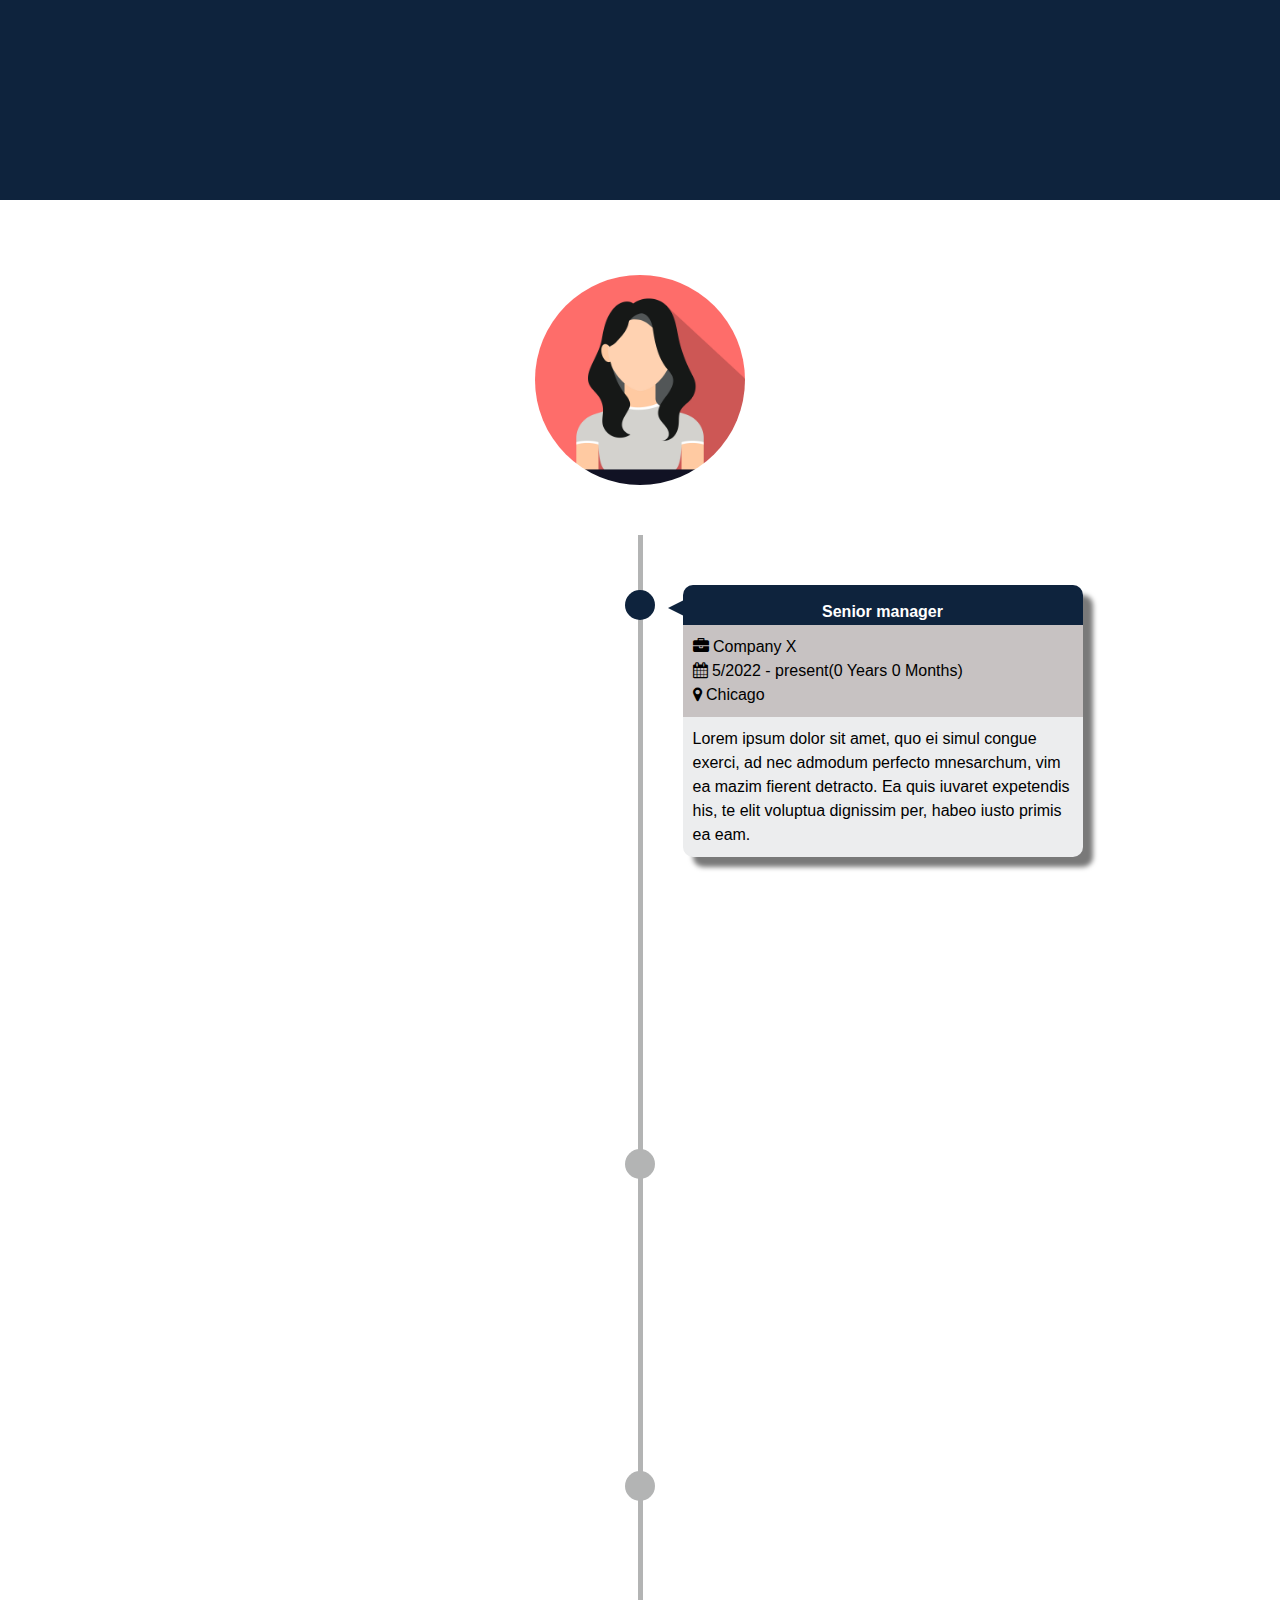
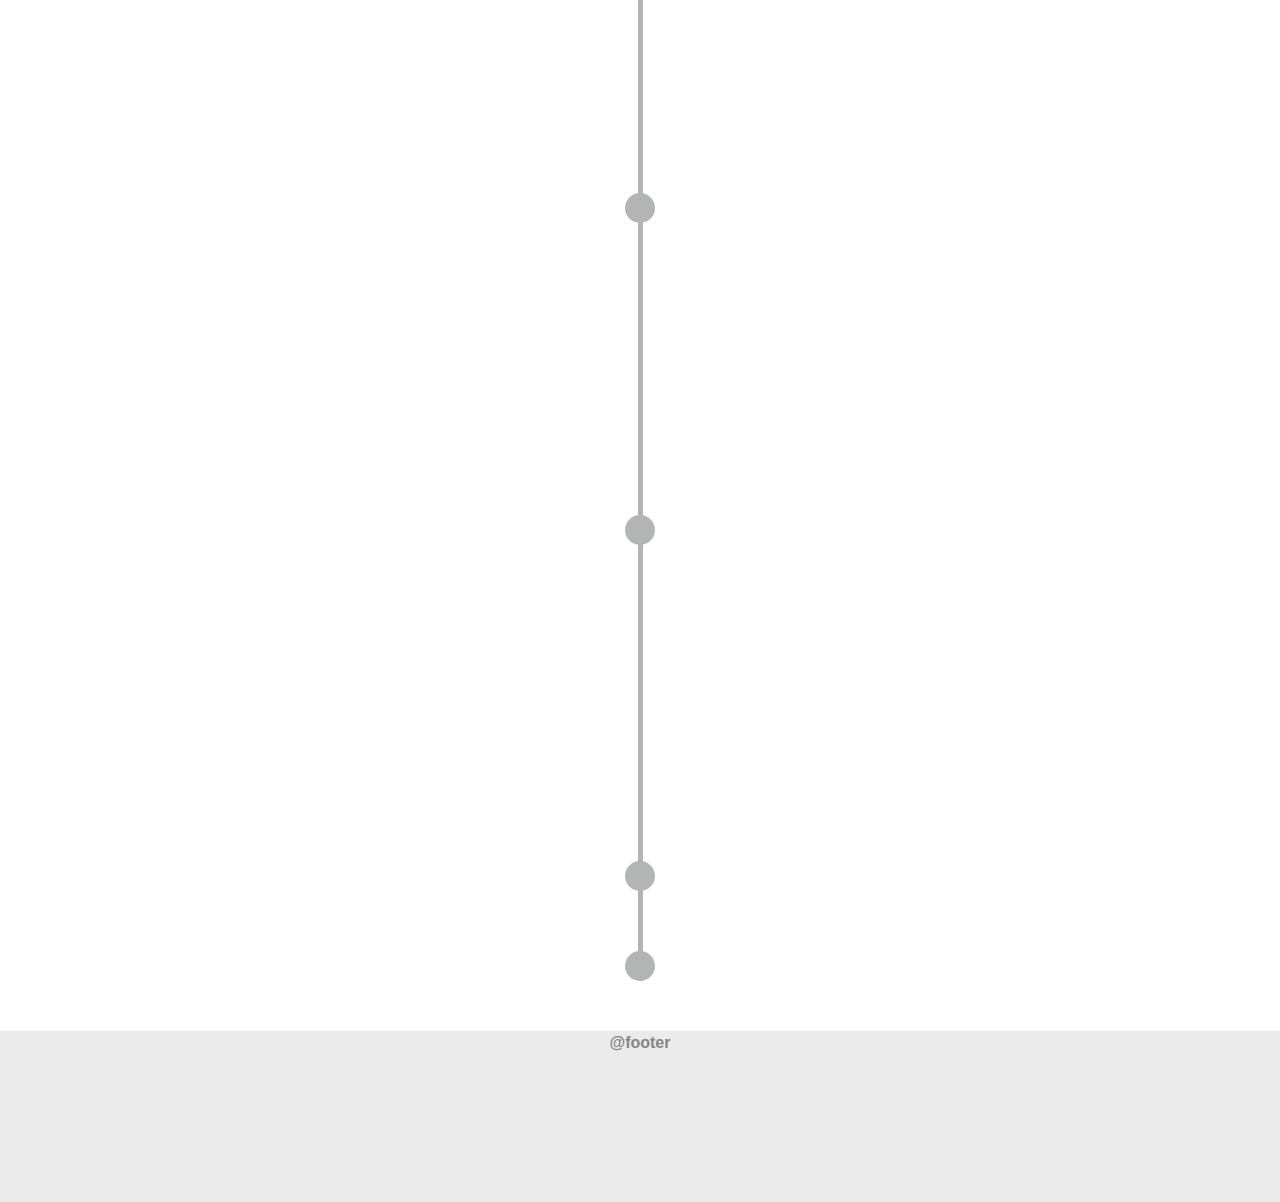
<file: Nikisha/task1-timeline/index.html>
<!DOCTYPE html>
<html lang="en">
<head>
  <title> Vertical Timeline </title>
  <meta charset="utf-8">
  <meta name="viewport" content="width=device-width, initial-scale=1">
  <link rel="stylesheet" type="text/css" href="css/style.css">
  <link rel="stylesheet" href="https://cdnjs.cloudflare.com/ajax/libs/font-awesome/4.7.0/css/font-awesome.min.css">
</head>
<body>

<header>
    
</header>
    
<img src="images/icon1.jpg" alt="img"/>
  
  <section class="timeline">
    <ul>
      <li>
    
        <div>
            <h4>Senior manager</h4> 
            <p style="background-color: rgb(199, 194, 194);"><i class="fa fa-briefcase" aria-hidden="true"></i>    Company X<br><i class="fa fa-calendar" aria-hidden="true"></i>     5/2022 - present(0 Years 0 Months)<br><i class="fa fa-map-marker" aria-hidden="true"></i>     Chicago</p>
            <p>Lorem ipsum dolor sit amet, quo ei simul congue exerci, ad nec admodum perfecto mnesarchum, vim ea mazim fierent detracto. Ea quis iuvaret expetendis his, te elit voluptua dignissim per, habeo iusto primis ea eam.</p>
        </div>

      <li>
        <div>
            <h4>Manager</h4>
            <p style="background-color: rgb(199, 194, 194);"><i class="fa fa-briefcase" aria-hidden="true"></i>    Company Y<br><i class="fa fa-calendar" aria-hidden="true"></i>     9/2020 - 5/2022(1 Years 7 Months)<br><i class="fa fa-map-marker" aria-hidden="true"></i>      Barcelona</p>
            <p>Lorem ipsum dolor sit amet, quo ei simul congue exerci, ad nec admodum perfecto mnesarchum, vim ea mazim fierent detracto. Ea quis iuvaret expetendis his, te elit voluptua dignissim per, habeo iusto primis ea eam.</p>
        </div>
      </li>
      <li>
        <div>
            <h4>Staff Manager</h4>
            <p style="background-color: rgb(199, 194, 194);"><i class="fa fa-briefcase" aria-hidden="true"></i>    Publicis<br><i class="fa fa-calendar" aria-hidden="true"></i>    9/2017 - 9/2020(3 Years 0 Months)<br><i class="fa fa-map-marker" aria-hidden="true"></i>      Madrid</p>
            <p>Lorem ipsum dolor sit amet, quo ei simul congue exerci, ad nec admodum perfecto mnesarchum, vim ea mazim fierent detracto. Ea quis iuvaret expetendis his, te elit voluptua dignissim per, habeo iusto primis ea eam.</p>
        </div>
      </li>
      <li>
        <div>
            <h4>Associate manager</h4>
            <p style="background-color: rgb(199, 194, 194);"><i class="fa fa-briefcase" aria-hidden="true"></i>    Fidelity<br><i class="fa fa-calendar" aria-hidden="true"></i>     4/2012 - 9/2017(5 Years 5 Months)<br><i class="fa fa-map-marker" aria-hidden="true"></i>     Gurgaon</p>
            <p >Lorem ipsum dolor sit amet, quo ei simul congue exerci, ad nec admodum perfecto mnesarchum, vim ea mazim fierent detracto. Ea quis iuvaret expetendis his, te elit voluptua dignissim per, habeo iusto primis ea eam.</p>
        </div>
      </li>
      <li>
        <div>
            <h4>Application Lead</h4>
            <p style="background-color: rgb(199, 194, 194);"><i class="fa fa-briefcase" aria-hidden="true"></i>     Company z<br><i class="fa fa-calendar" aria-hidden="true"></i>     12/2011 - 3/2012(0 Years 3 Months)<br><i class="fa fa-map-marker" aria-hidden="true"></i>      Gurgaon</p>
            <p>Lorem ipsum dolor sit amet, quo ei simul congue exerci, ad nec admodum perfecto mnesarchum, vim ea mazim fierent detracto. Ea quis iuvaret expetendis his, te elit voluptua dignissim per, habeo iusto primis ea eam.</p>
        </div>
      </li>
      <li>
        <div>
            <h4>Software developer</h4>
            <p style="background-color: rgb(199, 194, 194);"><i class="fa fa-briefcase" aria-hidden="true"></i>    Company XYZ<br><i class="fa fa-calendar" aria-hidden="true"></i>      2/2008 - 12/2011(3 Years 10 Months)<br><i class="fa fa-map-marker" aria-hidden="true"></i>     Bangalore</p>
            <p>Lorem ipsum dolor sit amet, quo ei simul congue exerci, ad nec admodum perfecto mnesarchum, vim ea mazim fierent detracto. Ea quis iuvaret expetendis his, te elit voluptua dignissim per, habeo iusto primis ea eam.</p>.
        </div>
      </li>
      <li>
        <div>
            <h4>Born into this world</h4>
        </div>
      </li>
    </ul>
  </section>

  <script>
      (function () {
  "use strict";

  // define variables
  var items = document.querySelectorAll(".timeline li");

  function isElementInViewport(el) {
    var rect = el.getBoundingClientRect();
    return (
      rect.top >= 0 &&
      rect.left >= 0 &&
      rect.bottom <=
        (window.innerHeight || document.documentElement.clientHeight) &&
      rect.right <= (window.innerWidth || document.documentElement.clientWidth)
    );
  }

  function callbackFunc() {
    for (var i = 0; i < items.length; i++) {
      if (isElementInViewport(items[i])) {
        items[i].classList.add("in-view");
      }
    }
  }

  // listen for events
  window.addEventListener("load", callbackFunc);
  window.addEventListener("resize", callbackFunc);
  window.addEventListener("scroll", callbackFunc);
})();

  </script>
  
  <footer>
    <h4>@footer</h4>
</footer>

</body>
</html>
</file>
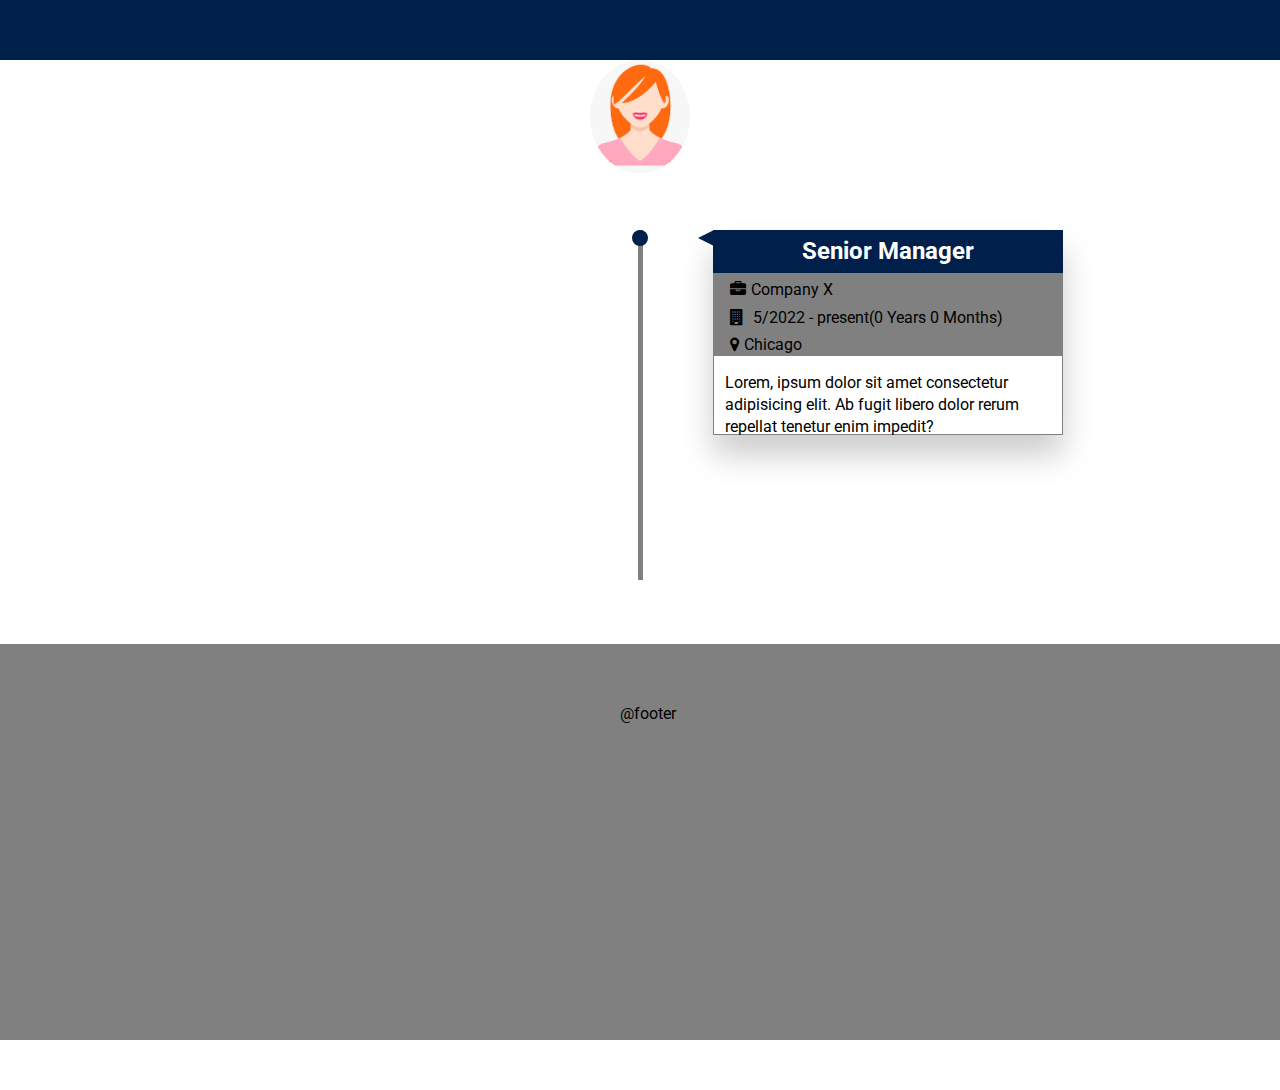
<file: Purva/javacriptFinal/index.html>
<!DOCTYPE html>
<html lang="en">
  <head>
    <link rel="stylesheet" href="https://cdnjs.cloudflare.com/ajax/libs/font-awesome/4.7.0/css/font-awesome.min.css">
    <meta charset="UTF-8" />
    <meta name="viewport" content="width=device-width, initial-scale=1.0" /> 
    <link
      href="https://fonts.googleapis.com/css2?family=Andika&family=Montserrat:wght@300;400;500;600&family=Roboto:wght@300&display=swap"
      rel="stylesheet"
    />
    <link rel="stylesheet" href="style.css" />
    <title>Task</title>
  </head>
  <body>
    <header class="main-header">
      <nav>
      </nav>
      <div>
          <img src="./images/download.png" >
      </div>
    </header>
    <section id="timeline">
      <ul>
        <h3></h3>
        <li>
          <div >
            <div>
              <h2>Senior Manager</h2>
            </div>
             <section class="container">
               <div class="dot">
               <p><i class="fa fa-briefcase" aria-hidden="true"></i>Company X</p>
               <p><i class="fa fa-building" aria-hidden="true"></i> 5/2022 - present(0 Years 0 Months)</p>
               <p><i class="fa fa-map-marker" aria-hidden="true"></i>Chicago</p>
              </div>
            <p>
              Lorem, ipsum dolor sit amet consectetur adipisicing elit. Ab fugit
              libero dolor rerum repellat tenetur enim impedit?
            </p>
           <section>
          </div>
          <span class="dotted">
            <p class="Content">
           Moved to United States
         <p>
          </span>
        </li>
        <h3></h3>
        <li>
          <div>
            <div>
              <h2>Manager</h2>
            </div>
            <section class="container">
              <div class="dot">
              <p><i class="fa fa-briefcase" aria-hidden="true"></i>Company Y</p>
              <p><i class="fa fa-building" aria-hidden="true"></i>9/2020 - 5/2022(0 Years 0 Months)</p>
              <p><i class="fa fa-map-marker" aria-hidden="true"></i>Chicago</p>
             </div>
            <p>
                Lorem ipsum dolor, sit amet consectetur adipisicing elit. Sunt non
                illum dolores est harum minus, modi alias ad dolorum ipsum.
              </p>
            </section>
            </div>
          </li>
          <h3></h3>
          <li>
            <div>
              <div>
                <h2>Staff Manager</h2>
              </div>
              <section class="container">
                <div class="dot">
                <p><i class="fa fa-briefcase" aria-hidden="true"></i></i>Publicis</p>
                <p><i class="fa fa-building" aria-hidden="true"></i>9/2017 - 9/2022(3 Years 0 Months)</p>
                <p><i class="fa fa-map-marker" aria-hidden="true"></i>Mashid</p>
               </div>
              <p>
                Lorem ipsum dolor sit, amet consectetur adipisicing elit. Ut
                recusandae cumque cupiditate eius quis! Hic assumenda nemo eos.
                Consequuntur, fugiat. Nam quis dolor magni distinctio.
              </p>
              </section>
            </div>
            <span class="dotted">
              <p class="Content">
             Usually staying there
           <p>
            </span>
          </li>
          <h3></h3>
          <li>
            <div>
              <div>
                <h2>Associate Manager</h2>
              </div>
              <section class="container">
                <div class="dot">
                <p><i class="fa fa-briefcase" aria-hidden="true"></i>Company Y</p>
                <p><i class="fa fa-building" aria-hidden="true"></i>9/2020 - 5/2022(0 Years 0 Months)</p>
                <p><i class="fa fa-map-marker" aria-hidden="true"></i>Chicago</p>
               </div>
              <p>
                Lorem ipsum dolor, sit amet consectetur adipisicing elit. Tempora
                quae nesciunt ullam officia asperiores culpa.
              </p>
              </section>
            </div>
          </li>
          <h3></h3>
          <li>
            <div>
              <div>
                <h2>Application Lead</h2>
              </div>
              <section class="container">
                <div class="dot">
                <p><i class="fa fa-briefcase" aria-hidden="true"></i>Company Z</p>
                <p><i class="fa fa-building" aria-hidden="true"></i>12/2011 - 3/2012(0 Years 3 Months)</p>
                <p><i class="fa fa-map-marker" aria-hidden="true"></i>Gurgoan</p>
               </div>
              <p>
                Lorem ipsum dolor sit, amet consectetur adipisicing elit. Deserunt
                rerum facere quisquam quasi? Totam nulla libero beatae itaque?
              </p>
              </section>
            </div>
            <span class="dotted">
              <p class="Content">
         
           <p>
            </span>
          </li>
          <h3></h3>
          <li>
            <div>
                <div>
                    <h2>Software developer</h2>
                  </div>

                  <section class="container">
                    <div class="dot">
                    <p><i class="fa fa-briefcase" aria-hidden="true"></i> Company Z</p>
                    <p><i class="fa fa-building" aria-hidden="true"></i>12/2011 - 3/2012(0 Years 3 Months)</p>
                    <p><i class="fa fa-map-marker" aria-hidden="true"></i>Gurgoan</p>
                   </div>
                  <p>
                    Lorem ipsum dolor, sit amet consectetur adipisicing elit. Sunt non
                    illum dolores est harum minus, modi alias ad dolorum ipsum.
                  </p>
                  </section>
                </div>
                <span class="dotted">
                  <p class="Content">
                Born into the world
               <p>
                </span>
              </li>
            </ul>
            <footer>
              <p>@footer</p>
            </footer>
          </section>
          <script src="main.js"></script>
        </body>
      </html>
</file>
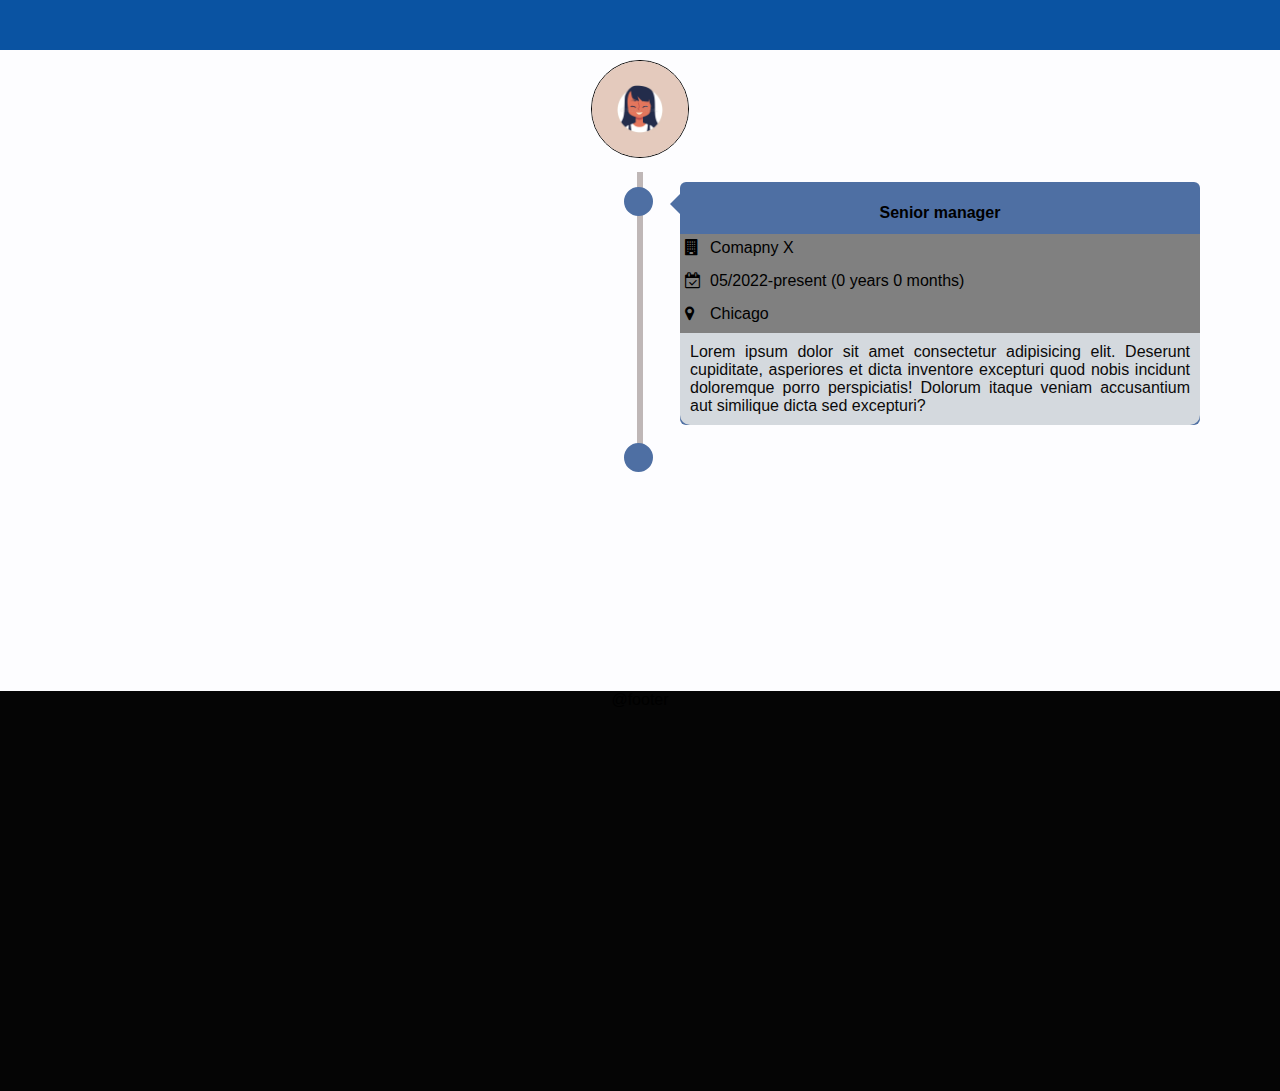
<file: Pushpa/jsTask/index.html>
<!DOCTYPE html>
<html>

<head>
    <meta name="viewport" content="width=device-width, initial-scale=1.0">
    <link rel="stylesheet" href="css/style.css" />
    <link rel="stylesheet" href="https://cdnjs.cloudflare.com/ajax/libs/font-awesome/4.7.0/css/font-awesome.min.css">
</head>

<body>
    <div id="navbar"></div>
    <img class="img" src="Images/image-1.jpg" alt="image" width="'100px" height="120px">
    <div class="timeline">
        <div class="container1 right">
            <div class="container" onmouseover="displayContent1()" onmouseout="removeContent1()"></div>
            <div class="content">
                <div class="heading1"><h4>Senior manager</h4></div>
                    <div class="info">
                        <div id="name">
                            <i class="fa fa-building" aria-hidden="true"></i>
                        </div>
                        <div>
                            <p>Comapny X </p>
                        </div>
                        <div id="exp">
                            <i class="fa fa-calendar-check-o" aria-hidden="true"></i>
                        </div>
                        <div>
                            <p> 05/2022-present (0 years 0 months)</p>
                        </div>
                        <div id="loc">
                            <i class="fa fa-map-marker" aria-hidden="true"></i>
                        </div>
                        <div>
                            <p>Chicago</p>
                        </div>
                    </div>
                    <div id="details">
                        <p>Lorem ipsum dolor sit amet consectetur adipisicing elit. Deserunt cupiditate, asperiores et dicta inventore
                            excepturi quod nobis incidunt doloremque porro perspiciatis! Dolorum itaque veniam accusantium aut similique
                            dicta sed excepturi?</p>
                    </div>
                    
            </div>
            <div id="first-content">
                <span>Moved to USA</span>
            </div>
        </div>
        <div class="container2 left">
            <div class="content">
                <div class="heading1">
                    <h4>Manager</h4>
                </div>
                <div class="info">
                    <div id="name">
                        <i class="fa fa-building" aria-hidden="true"></i>
                    </div>
                    <div>
                        <p>Comapny Y</p>
                    </div>
                    <div id="exp">
                        <i class="fa fa-calendar-check-o" aria-hidden="true"></i>
                    </div>
                    <div>
                        <p> 09/2020-05/2022 (1 years 7 months)</p>
                    </div>
                    <div id="loc">
                        <i class="fa fa-map-marker" aria-hidden="true"></i>
                    </div>
                    <div>
                        <p>Barcilona</p>
                    </div>
                </div>
                <div id="details">
                    <p>Lorem ipsum dolor sit amet consectetur adipisicing elit. Deserunt cupiditate, asperiores et dicta inventore
                        excepturi quod nobis incidunt doloremque porro perspiciatis! Dolorum itaque veniam accusantium aut similique
                        dicta sed excepturi?</p>
                </div>
            </div>
        </div>
        <div class="container3 right">
            <div class="content">
                <div class="heading1">
                    <h4>Staff manager</h4>
                </div>
                <div class="info">
                    <div id="name">
                        <i class="fa fa-building" aria-hidden="true"></i>
                    </div>
                    <div>
                        <p>Publicis</p>
                    </div>
                    <div id="exp">
                        <i class="fa fa-calendar-check-o" aria-hidden="true"></i>
                    </div>
                    <div>
                        <p>09/2017-09/2020 (3 years 0 months)</p>
                    </div>
                    <div id="loc">
                        <i class="fa fa-map-marker" aria-hidden="true"></i>
                    </div>
                    <div>
                        <p>Madrid</p>
                    </div>
                </div>
                <div id="details">
                    <p>Lorem ipsum dolor sit amet consectetur adipisicing elit. Deserunt cupiditate, asperiores et dicta inventore
                        excepturi quod nobis incidunt doloremque porro perspiciatis! Dolorum itaque veniam accusantium aut similique
                        dicta sed excepturi?</p>
                </div>
                <div class="container-sec"></div>
            </div>
        </div>
        <div class="container4 left">
            <div class="content">
                <div class="heading1">
                    <h4>Associate Manager</h4>
                </div>
                <div class="info">
                    <div id="name">
                        <i class="fa fa-building" aria-hidden="true"></i>
                    </div>
                    <div>
                        <p>Company A</p>
                    </div>
                    <div id="exp">
                        <i class="fa fa-calendar-check-o" aria-hidden="true"></i>
                    </div>
                    <div>
                        <p>04/2012-09/2017 (3 years 0 months)</p>
                    </div>
                    <div id="loc">
                        <i class="fa fa-map-marker" aria-hidden="true"></i>
                    </div>
                    <div>
                        <p>Gurgaon</p>
                    </div>
                </div>
                <div id="details">
                    <p>Lorem ipsum dolor sit amet consectetur adipisicing elit. Deserunt cupiditate, asperiores et dicta inventore
                        excepturi quod nobis incidunt doloremque porro perspiciatis! Dolorum itaque veniam accusantium aut similique
                        dicta sed excepturi?</p>
                </div>
            </div>
        </div>
        <div class="container5 right">
            <div class="content">
                <div class="heading1">
                    <h4>Application lead</h4>
                </div>
                <div class="info">
                    <div id="name">
                        <i class="fa fa-building" aria-hidden="true"></i>
                    </div>
                    <div>
                        <p>Comapny z</p>
                    </div>
                    <div id="exp">
                        <i class="fa fa-calendar-check-o" aria-hidden="true"></i>
                    </div>
                    <div>
                        <p>12/2011-3/2012 (0 years 3 months)</p>
                    </div>
                    <div id="loc">
                        <i class="fa fa-map-marker" aria-hidden="true"></i>
                    </div>
                    <div>
                        <p>Chicago</p>
                    </div>
                </div>
                <div id="details">
                    <p>Lorem ipsum dolor sit amet consectetur adipisicing elit. Deserunt cupiditate, asperiores et dicta inventore
                        excepturi quod nobis incidunt doloremque porro perspiciatis! Dolorum itaque veniam accusantium aut similique
                        dicta sed excepturi?</p>
                </div>
                <div class="container-sec"></div>
            </div>
        </div>
        <div class="container6 left">
            <div class="container-last" onmouseover="displayContent()" onmouseout="removeContent()">
                
            </div>
            <div class="content">
            <div class="heading1">
                <h4>Software Developer</h4>
            </div>
            <div class="info">
                <div id="name">
                    <i class="fa fa-building" aria-hidden="true"></i>
                </div>
                <div>
                    <p>Company xyz</p>
                </div>
                <div id="exp">
                    <i class="fa fa-calendar-check-o" aria-hidden="true"></i>
                </div>
                <div>
                    <p>02/2008-12/2011 (3 years 10 months)</p>
                </div>
                <div id="loc">
                    <i class="fa fa-map-marker" aria-hidden="true"></i>
                </div>
                <div>
                    <p>Gurgaon</p>
                </div>
            </div>
            <div id="details">
                <p>Lorem ipsum dolor sit amet consectetur adipisicing elit. Deserunt cupiditate, asperiores et dicta inventore
                    excepturi quod nobis incidunt doloremque porro perspiciatis! Dolorum itaque veniam accusantium aut similique
                    dicta sed excepturi?</p>
            </div>
           
            </div>
            <div id="last-content">
                <span>Born into this world</span>
            </div>
        </div>
        
    </div>
    
    <footer>@footer</footer>
<script src="script/app.js" ></script>
</body>

</html>
</file>
<file: Nikisha/task1-timeline/css/style.css>
*,
*::before,
*::after {
  margin: 0;
  padding: 0;
  box-sizing: border-box;
}

header{
    background-color: rgb(14, 35, 61);
    width: 100%;
    padding: 100px 0;

}

footer{
    background-color: #ebebeb;
    height: 19vh;
    position: absolute;
    width: 100%;


}

footer h4{
    text-align: center;
    color: rgb(133, 133, 133);

}


body {
  font: normal 16px/1.5 "Helvetica Neue", sans-serif;
  color: rgb(0, 0, 0);
  overflow-x: hidden;
  padding-bottom: 0;
}



/* TIMELINE */

.timeline ul {
  background: #ffffff;
  padding: 50px 0;
  
}

.timeline ul li {
  list-style-type: none;
  position: relative;
  width: 5px;
  margin: 0 auto;
  padding-top: 50px;
  background: rgb(179, 180, 180);
  
}

.timeline ul li div h4{
    color: white;
    text-align: center;
    height: 40px;
    padding-top: 15px;
    border-radius: 10px 10px 0px 0px;
    background-color: rgb(14, 35, 61);
}

.timeline ul li div p{
    padding: 10px;
}

.timeline ul li::after {
  content: "";
  position: absolute;
  left: 50%;
  bottom: 0;
  transform: translateX(-50%);
  width: 30px;
  height: 30px;
  border-radius: 50%;
  background: inherit;
  z-index: 1;
}

.timeline ul li div {
  position: relative;
  bottom: 0;
  width: 400px;
  padding: 0px;
  background: #ecedee;
  border-radius: 10px 10px 10px 10px;
  box-shadow: 10px 10px 5px #797979;

}

.timeline ul li div::before {
  content: "";
  position: absolute;
  bottom: 7px;
  width: 0;
  height: 0;
  border-style: solid;
}

.timeline ul li:nth-child(odd) div {
  left: 45px;
}

.timeline ul li:nth-child(odd) div::before {
    top: 15px;
  left: -15px;
  border-width: 8px 16px 8px 0;
  border-color:  transparent rgb(14, 35, 61); transparent transparent;
}

.timeline ul li:nth-child(even) div {
  left: -439px;
}

.timeline ul li:nth-child(even) div::before {
    top:15px;
  right: -15px;
  border-width: 8px 0 8px 16px;
  border-color: transparent transparent transparent rgb(14, 35, 61);
}



/* EFFECTS */

.timeline ul li::after {
  transition: background 0.5s ease-in-out;
}

.timeline ul li.in-view::after {
  background: rgb(14, 35, 61);
  border-color: #ecedee;
  top:55px;
}

.timeline ul li div {
  visibility: hidden;
  opacity: 0;
  transition: all 0.5s ease-in-out;
}

.timeline ul li:nth-child(odd) div {
  transform: translate3d(200px, 0, 0);
}

.timeline ul li:nth-child(even) div {
  transform: translate3d(-200px, 0, 0);
}

.timeline ul li.in-view div {
  transform: none;
  visibility: visible;
  opacity: 1;
}


/* GENERAL MEDIA QUERIES */

@media screen and (max-width: 900px) {
  .timeline ul li div {
    width: 250px;
  }
  .timeline ul li:nth-child(even) div {
    left: -289px;
  }
}

.timeline-infinite ul li::after {
  animation: scaleAnimation 2s infinite;
}

@keyframes scaleAnimation {
  0% {
    transform: translateX(-50%) scale(1);
  }
  50% {
    transform: translateX(-50%) scale(1.25);
  }
  100% {
    transform: translateX(-50%) scale(1);
  }
}


img {
    display: block;
    margin-left: auto;
    margin-right: auto;
    height:210px;
    width: 210px;
    border-radius: 50%;
    margin-top: 75px;
    animation: createBox .75s;
    
}

  @keyframes createBox {
    from {
      transform: scale(0);
    }
    to {
      transform: scale(1);
    }
  }
</file>
<file: Purva/javacriptFinal/style.css>
nav {
  margin-top: -50px;
  background-color: #011f4b;
padding: 35px 1500px;
}
:root {
    --backround-color: #011f4b;
    --primary-color: grey;
    --secondary-color: #011f4b;
  }
  i {
    margin-right: 0.3rem;
  }
  * {
    margin: 0;
    padding: 0;
    box-sizing: border-box;
  }
  .container {  
    border:1px solid grey;
  }
  p{
    margin: -0.3rem;
    padding-left:1rem;
  }
  body { 
    line-height: 1.4;
    font-family: "Roboto";
    color: black;
    padding-bottom: 50px;
  }
  .dot {
    background-color: grey;
    padding:0 5px;
  }

.dot p {
  margin-top:-15px;
}
  .main-header {
    font-family: "Montserrat";
    font-weight: 400;
    display: flex;
    flex-direction: column;
    align-items: center;
    justify-content: center;
    text-align: center;
    margin-top: 40px;
    color: #f4f4f4;
  }
  img {
    border-radius: 50%;
    width:40px;
    transition: 1s ease-in;
  }
  .main-header h3,
  .main-header h1 {
    font-weight: 300;
  }
  .main-header h1 {
    font-size: 3rem;
    padding: 10px 0;
  }
  section {
    text-align:left;
  }
  footer{
    background-color: grey;
    margin-top:5%;
    padding: 5%;
    padding-bottom: 20rem;
    text-align: center;
  }
  #timeline ul {
    list-style: none;
    margin-top: 50px;
  }
  h2 {
    color: white;
  }
  /* Central Line */
  #timeline ul li {
   display: none;
    position: relative;
    width: 0%;
    border-left: 5px solid var(--primary-color);
    height: 350px;
    margin: 0 auto;  
  }
.dotted{
  display: none;
  content: "";
  position: absolute;
  top: 300px;
  margin-top: 1rem;
  left: -11px;
  width: 16px;
  height: 16px;
  border-radius: 50%;
  background-color: #011f4b;
  transition: background 1s ease-in-out;
  transition:width 10s ease-in;
}

.Content{
color:transparent;
  margin-left: -2rem;
width:11rem;
transform: translateX(70px);
}
  #timeline ul li:before {
    content: "";
    position: absolute;
    top: 0;
    left: -11px;
    width: 16px;
    height: 16px;
    border-radius: 50%;
    background: #fafafa;
    transition: background 1s ease-in-out;
  }
 
  #timeline ul li > div {
    box-shadow: rgba(0, 0, 0, 0.2) 0px 20px 30px;
    width: 350px;
    text-align: center;
    position: relative;
    opacity: 0;
    visibility: hidden;
  }
  #timeline ul li > div p {
    padding-top: 20px; 
  }
  #timeline ul li:nth-child(2n + 0) > div {
    margin-left: 70px;
    animation: mymove 5s forwards;
  }
  @keyframes mymove {
    0%{
      margin-left: 100px;
    }
    100%{
      margin-left: 40px;
    }
  }
  #timeline ul li:nth-child(4n + 0) > div {
    margin-left:-450px;
  animation: mymoveright 2s forwards;
  }
  @keyframes mymoveright {
    0% {
     margin-left:-450px;
    }
    100% {
margin-left:-410px
    }
  }
  .United{
visibility: hidden;
  }
  #timeline ul li:nth-child(2):before:hover{
     visibility: visible;
  }
  #timeline ul li > div > div  {
    position: relative;
    /*top: -14px;*/
    background: var(--secondary-color);
    width: 350px;
    padding: 5px 10px;
  }
  /* Top boxes arrows */
  #timeline ul li > div:before {
    content: "";
    width: 0;
    height: 0;
    position: absolute;
    top: 0;
    border-style: solid;
  }
  #timeline ul li:nth-child(2n + 0) > div:before {
    left: -15px;
    border-width: 8px 16px 8px 0;
    border-color: transparent var(--secondary-color) transparent transparent;
  }
  #timeline ul li:nth-child(4n + 0) > div:before {
    transform: translateX(365px);
    border-width: 8px 0 8px 16px;
    border-color: transparent transparent transparent var(--secondary-color);
  }
  /* Show Boxes */
  #timeline ul li.show > div {
    opacity: 1;
    visibility: visible;
    transform: translateX(0);
  }
  
  #timeline ul li.show:before {
    background: var(--secondary-color);
  }
  
  @media (max-width: 900px) {
    #timeline ul li > div,
    #timeline ul li > div > div {
      width: 200px; 
    }
    .Content{
     margin-left: -254px;
     width:11.5rem;
    }
    #timeline ul li:nth-child(4n + 0) > div {
      margin-left: -264px;   
      animation: mymoveleft 1s forwards;
    }
    @keyframes mymoveleft {
      0%{
        margin-left:-264px
      }
      100% {
margin-left:-240px;
      }
    }
    #timeline ul li:nth-child(4n + 0) > div:before {
      transform: translateX(215px);
  } 
}
</file>
<file: Pushpa/jsTask/css/style.css>
* {
     box-sizing: border-box;
 }
    
 body {
    margin: 0%;
    padding: 0%;
     background-color: #fdfdff;
    text-align: center;
     font-family: Helvetica, sans-serif;
 }
  #navbar {
      height: 50px;
      width: 100%;
      background-color: rgb(10, 83, 162);
  }
  .img {
      animation-duration: 3s;
      animation-name: createBox;
      position: relative;
      border: black solid;
      border-width: 1px;
      border-radius: 50px;
      width: 98px;
      height: 98px;
      margin: 10px;
  }

  @keyframes createBox {
      from {
          height: 0px;
          width: 0px;
      }

      to {

          height: 98px;
          width: 98px;
      }
  }
 .heading1 {
     text-align: center;
     height: 30px;
     background-color: rgb(78, 111, 163);
     margin-bottom: 0;
 }


.info div p {
    padding-top: 5px;
    padding-left: 30px;
    padding-bottom: 10px;
    margin-top: 0px;
    margin-bottom: 0px;
    text-align: left;
}

#name,
#exp,
#loc {
    padding-top: 5px;
    padding-left: 5px;
    float: left;
}

.info {
    background-color: gray;
}

#details {
    text-align: justify;
    border-radius: 0px 0px 10px 10px;
    background-color: rgb(212, 217, 222);
    color: rgb(11, 10, 10);

}

#details p {

    margin-top: 0px;
    padding: 10px;
}
 /* The actual timeline (the vertical ruler) */
 .timeline {
     position: relative;
     max-width: 1200px;
     margin: 0 auto;
 }

 /* The actual timeline (the vertical ruler) */
 .timeline::after {
     content: '';
     position: absolute;
     width: 6px;
     background-color: rgb(191, 183, 183);
     top: 0;
     bottom: 0;
     left: 50%;
     margin-left: -3px;
    
 }

 /* Container around content */
 .container1,
 .container2,
 .container3,
 .container4,
 .container5,
 .container6 {
     padding: 10px 40px;
     position: relative;
     background-color: inherit;
     width: 50%;
     margin-bottom: 20%;
 }
.container2,
.container3,
.container4,
.container5,
.container6{
    display: none;
}
 /* The circles on the timeline */
 .container2::after,.container::after,.container-last::after,.container-sec::after, .container3::after, .container4::after, .container5::after, .container6::after, .container1::after {
     content: '';
     position: absolute;
     width: 25px;
     height: 25px;
     right: -17px;
     background-color: rgb(78, 111, 163);
     border: 2px solid rgb(78, 111, 163);
     top: 15px;
     border-radius: 50%;
     z-index: 1;
 }
 .container::after {
     top:97%;
     left: -16px;
 }
 .container-last::after {
    top: 95%;
    left:97%;
 }
 .container-sec::after{
    top: 100%;
    left: -52px;
 }
#last-content {
display: none;
    width: 150px;
    height: 20px;
    color: rgb(255, 251, 251);
    background-color: rgb(4, 4, 4);
    position: relative;
    left: 130%;
    
}
#first-content {
    display: none;
    position: relative;
    width: 150px;
        height: 20px;
        color: rgb(246, 243, 243);
        background-color: black;
        left: -5%;
}
 /* Place the container to the left */
 .left {
    animation-duration: 3s;
    animation-name: slide-in2;
     left: 0;
 }

   @keyframes slide-in2 {
       from {
           transform: translateX(-100%);
           opacity: 0;
       }

       to {
           transform: translateX(0%);
           opacity: 1;
       }
   }
 /* Place the container to the right */
 .right {
    animation-duration: 3s;
    animation-name: slide-in;
     left: 50%;
 }
 @keyframes slide-in {
     from {
         left: 60%;
         transform: translateX(100%);
         opacity: 0;
     }

     to {
         transform: translateX(0%);
         opacity: 1;
     }
 }

 /* Add arrows to the left container (pointing right) */
 .left::before {
     content: " ";
     height: 0;
     position: absolute;
     top: 22px;
     width: 0;
     z-index: 1;
     right: 30px;
     border: medium solid white;
     border-width: 10px 0 10px 10px;
     border-color: transparent transparent transparent rgb(78, 111, 163);
 }

 /* Add arrows to the right container (pointing left) */
 .right::before {
     content: " ";
     height: 0;
     position: absolute;
     top: 22px;
     width: 0;
     z-index: 1;
     left: 30px;
     border: medium solid white;
     border-width: 10px 10px 10px 0;
     border-color: transparent rgb(78, 111, 163) transparent transparent;
 }

 /* Fix the circle for containers on the right side */
 .right::after {
     left: -16px;
 }

 /* The actual content */
 .content {
     padding: 1px 0px 0px 0px;
     background-color: rgb(78, 111, 163);
     position: relative;
     border-radius: 6px;
 }
 footer {
     width: 100%;
     height: 400px;
     position: absolute;
     background-color: rgb(5, 5, 5);
 }

 /* Media queries - Responsive timeline on screens less than 600px wide */
 @media screen and (max-width: 600px) {

 }
</file>
